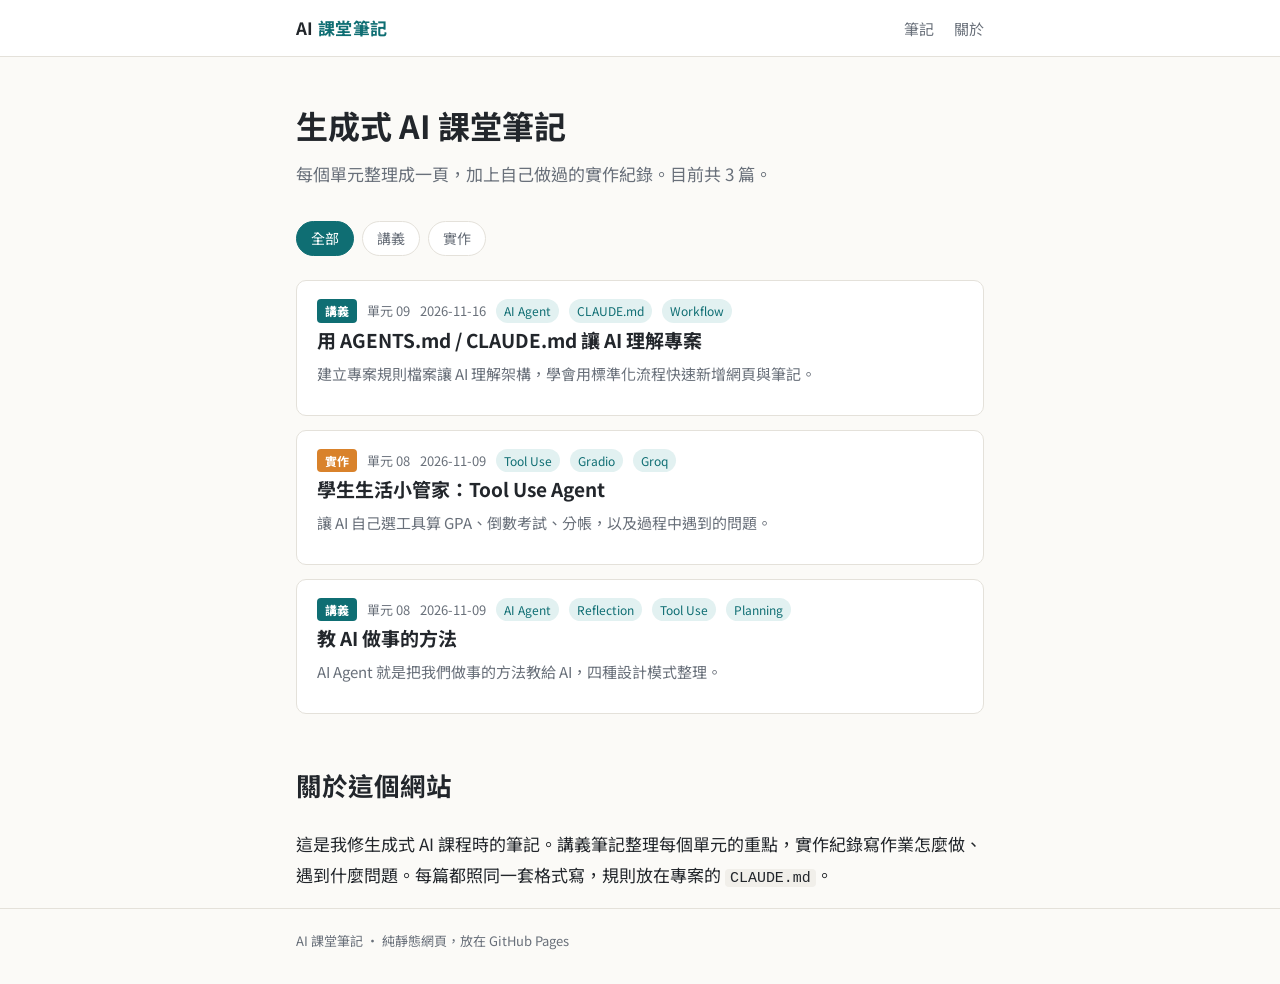
<file: index.html>
<!doctype html>
<html lang="zh-Hant">
<head>
  <meta charset="utf-8">
  <meta name="viewport" content="width=device-width, initial-scale=1">
  <title>AI 課堂筆記</title>
  <meta name="description" content="生成式 AI 課程的單元筆記與實作紀錄">
  <link rel="preconnect" href="https://fonts.googleapis.com">
  <link rel="preconnect" href="https://fonts.gstatic.com" crossorigin>
  <link href="https://fonts.googleapis.com/css2?family=Noto+Sans+TC:wght@400;700&display=swap" rel="stylesheet">
  <link rel="stylesheet" href="assets/style.css">
</head>
<body data-page="index">
  <header class="site-header">
    <div class="wrap">
      <a class="site-title" href="index.html">AI <span>課堂筆記</span></a>
      <nav class="site-nav">
        <a href="index.html">筆記</a>
        <a href="#about">關於</a>
      </nav>
    </div>
  </header>

  <main class="wrap">
    <section class="hero">
      <h1>生成式 AI 課堂筆記</h1>
      <p>每個單元整理成一頁，加上自己做過的實作紀錄。目前共 <span id="note-count">0</span> 篇。</p>
    </section>

    <div class="filters" id="filters"></div>
    <ul class="note-list" id="note-list"></ul>

    <section id="about">
      <h2>關於這個網站</h2>
      <p>這是我修生成式 AI 課程時的筆記。講義筆記整理每個單元的重點，實作紀錄寫作業怎麼做、遇到什麼問題。每篇都照同一套格式寫，規則放在專案的 <code>CLAUDE.md</code>。</p>
    </section>
  </main>

  <footer class="site-footer">
    <div class="wrap">AI 課堂筆記 · 純靜態網頁，放在 GitHub Pages</div>
  </footer>

  <script src="assets/notes.js"></script>
</body>
</html>
</file>
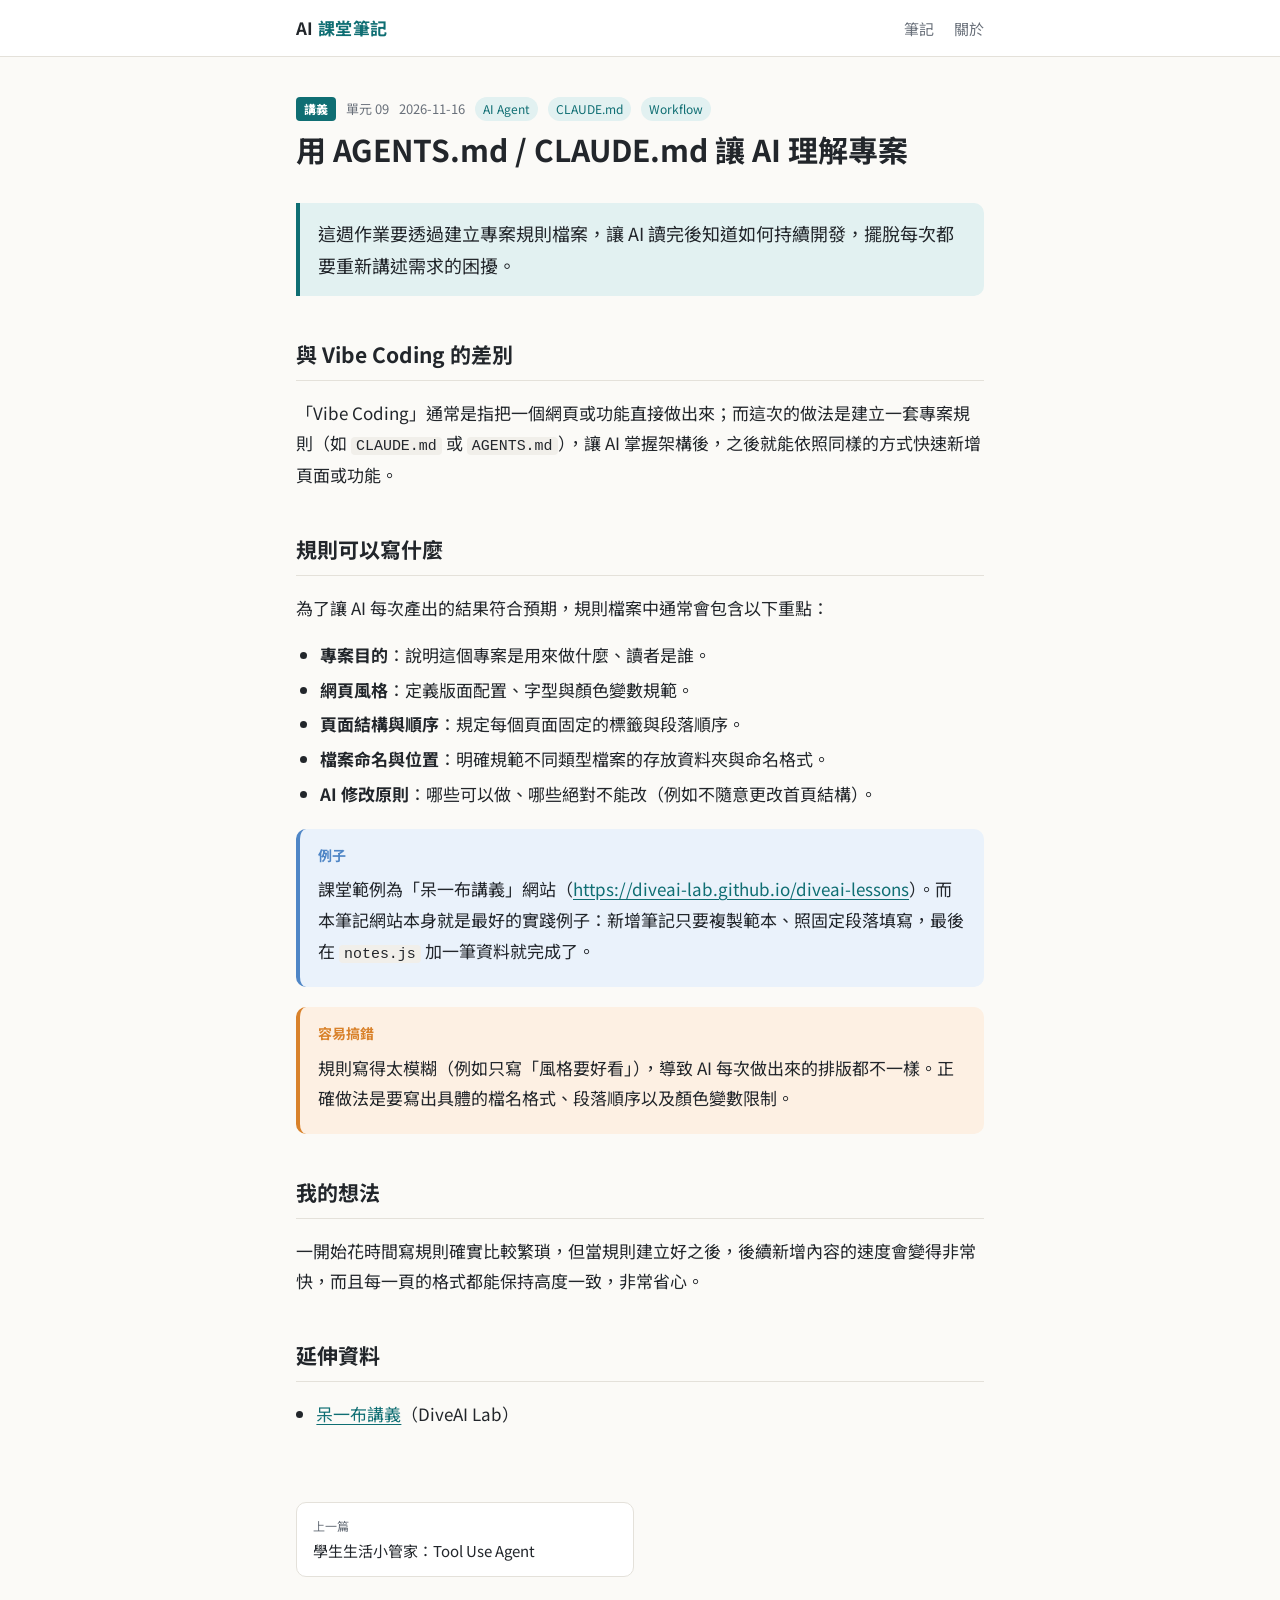
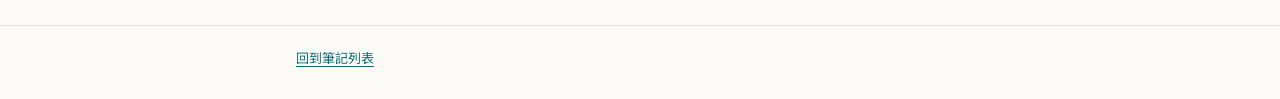
<file: unit09-ai-project-rules.html>
<!doctype html>
<html lang="zh-Hant">
<head>
  <meta charset="utf-8">
  <meta name="viewport" content="width=device-width, initial-scale=1">
  <title>用 AGENTS.md / CLAUDE.md 讓 AI 理解專案｜AI 課堂筆記</title>
  <link rel="preconnect" href="https://fonts.googleapis.com">
  <link rel="preconnect" href="https://fonts.gstatic.com" crossorigin>
  <link href="https://fonts.googleapis.com/css2?family=Noto+Sans+TC:wght@400;700&display=swap" rel="stylesheet">
  <link rel="stylesheet" href="../assets/style.css">
</head>
<body data-id="unit09-ai-project-rules">
  <header class="site-header">
    <div class="wrap">
      <a class="site-title" href="../index.html">AI <span>課堂筆記</span></a>
      <nav class="site-nav">
        <a href="../index.html">筆記</a>
        <a href="../index.html#about">關於</a>
      </nav>
    </div>
  </header>

  <main class="wrap">
    <div class="note-head">
      <div class="meta" id="note-meta"></div>
      <h1>用 AGENTS.md / CLAUDE.md 讓 AI 理解專案</h1>
    </div>

    <article>
      <p class="tldr">這週作業要透過建立專案規則檔案，讓 AI 讀完後知道如何持續開發，擺脫每次都要重新講述需求的困擾。</p>

      <h2>與 Vibe Coding 的差別</h2>
      <p>「Vibe Coding」通常是指把一個網頁或功能直接做出來；而這次的做法是建立一套專案規則（如 <code>CLAUDE.md</code> 或 <code>AGENTS.md</code>），讓 AI 掌握架構後，之後就能依照同樣的方式快速新增頁面或功能。</p>

      <h2>規則可以寫什麼</h2>
      <p>為了讓 AI 每次產出的結果符合預期，規則檔案中通常會包含以下重點：</p>
      <ul>
        <li><strong>專案目的</strong>：說明這個專案是用來做什麼、讀者是誰。</li>
        <li><strong>網頁風格</strong>：定義版面配置、字型與顏色變數規範。</li>
        <li><strong>頁面結構與順序</strong>：規定每個頁面固定的標籤與段落順序。</li>
        <li><strong>檔案命名與位置</strong>：明確規範不同類型檔案的存放資料夾與命名格式。</li>
        <li><strong>AI 修改原則</strong>：哪些可以做、哪些絕對不能改（例如不隨意更改首頁結構）。</li>
      </ul>

      <div class="example">
        <strong>例子</strong>
        <p>課堂範例為「呆一布講義」網站（<a href="https://diveai-lab.github.io/diveai-lessons" target="_blank" rel="noopener">https://diveai-lab.github.io/diveai-lessons</a>）。而本筆記網站本身就是最好的實踐例子：新增筆記只要複製範本、照固定段落填寫，最後在 <code>notes.js</code> 加一筆資料就完成了。</p>
      </div>

      <div class="pitfall">
        <strong>容易搞錯</strong>
        <p>規則寫得太模糊（例如只寫「風格要好看」），導致 AI 每次做出來的排版都不一樣。正確做法是要寫出具體的檔名格式、段落順序以及顏色變數限制。</p>
      </div>

      <h2>我的想法</h2>
      <p>一開始花時間寫規則確實比較繁瑣，但當規則建立好之後，後續新增內容的速度會變得非常快，而且每一頁的格式都能保持高度一致，非常省心。</p>

      <h2>延伸資料</h2>
      <ul class="refs">
        <li><a href="https://diveai-lab.github.io/diveai-lessons" target="_blank" rel="noopener">呆一布講義</a>（DiveAI Lab）</li>
      </ul>
    </article>

    <nav class="pager" id="pager"></nav>
  </main>

  <footer class="site-footer">
    <div class="wrap"><a href="../index.html">回到筆記列表</a></div>
  </footer>

  <script src="../assets/notes.js"></script>
</body>
</html>
</file>
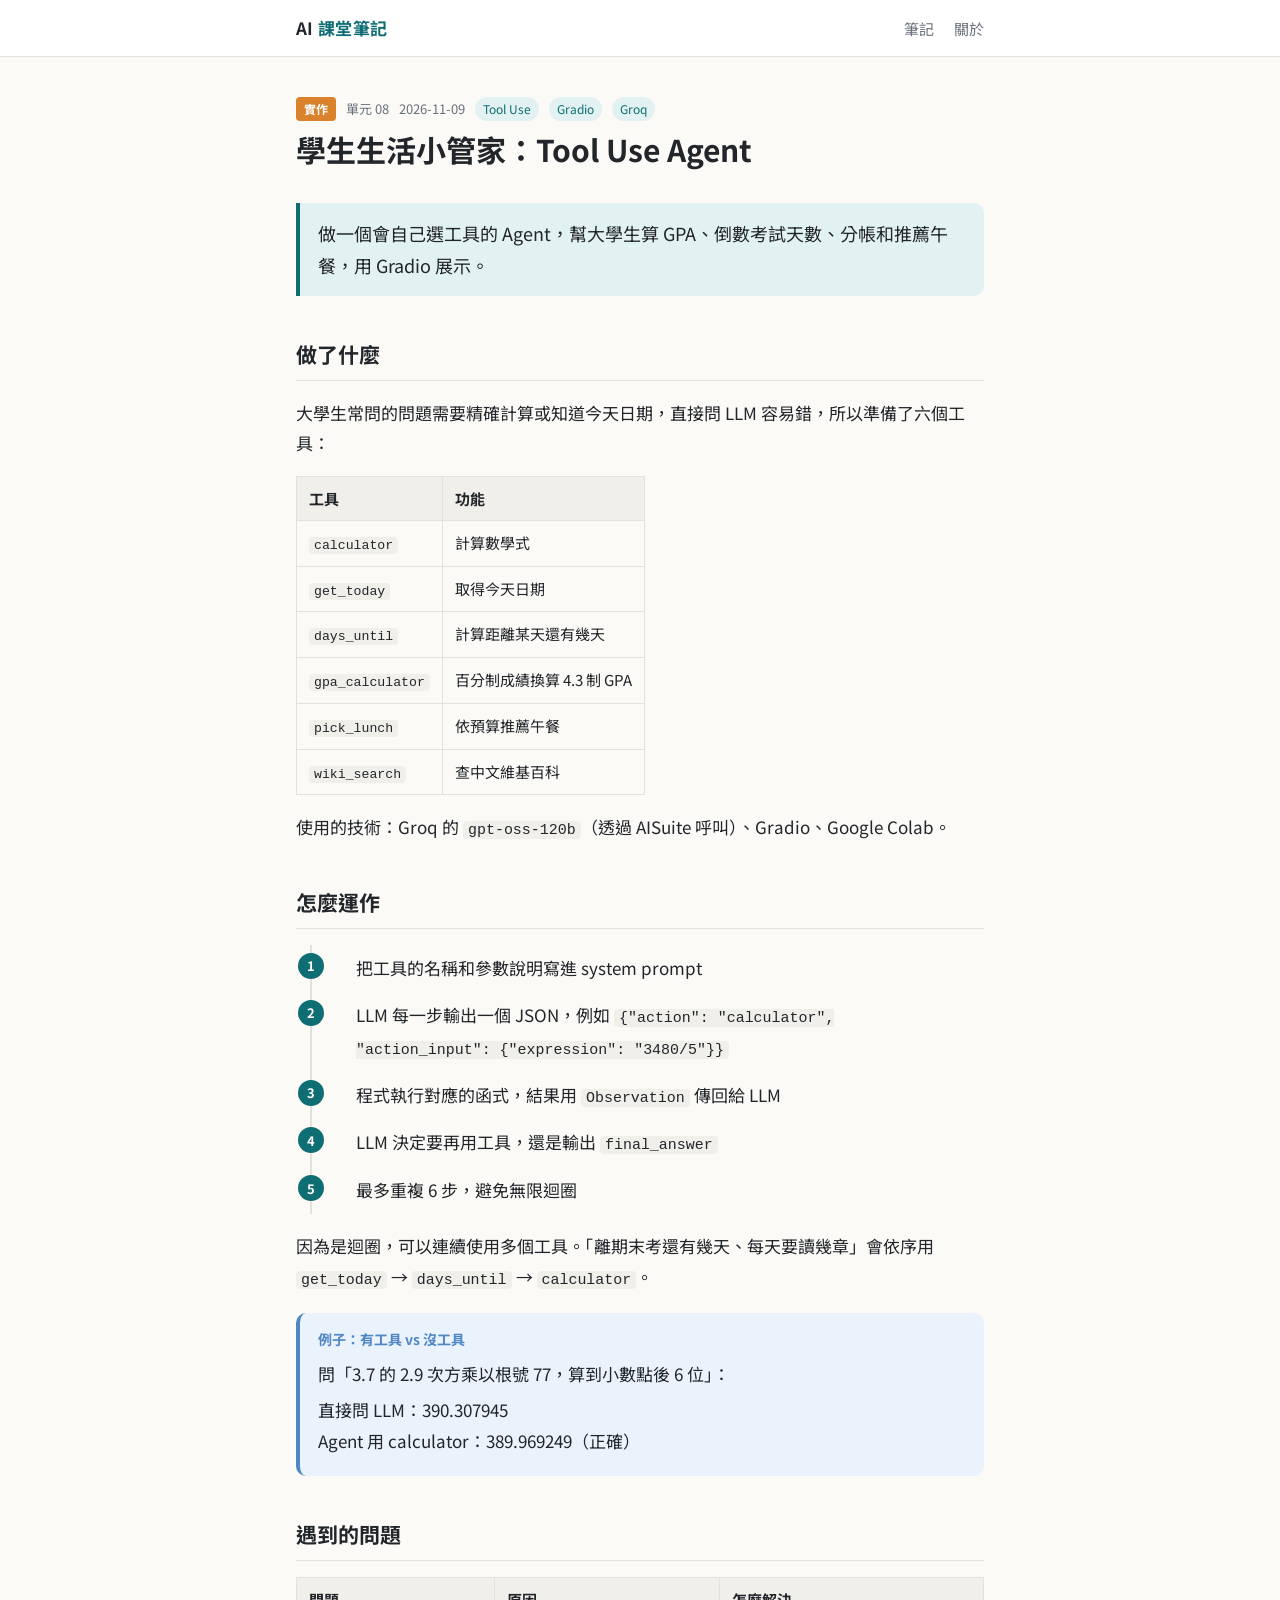
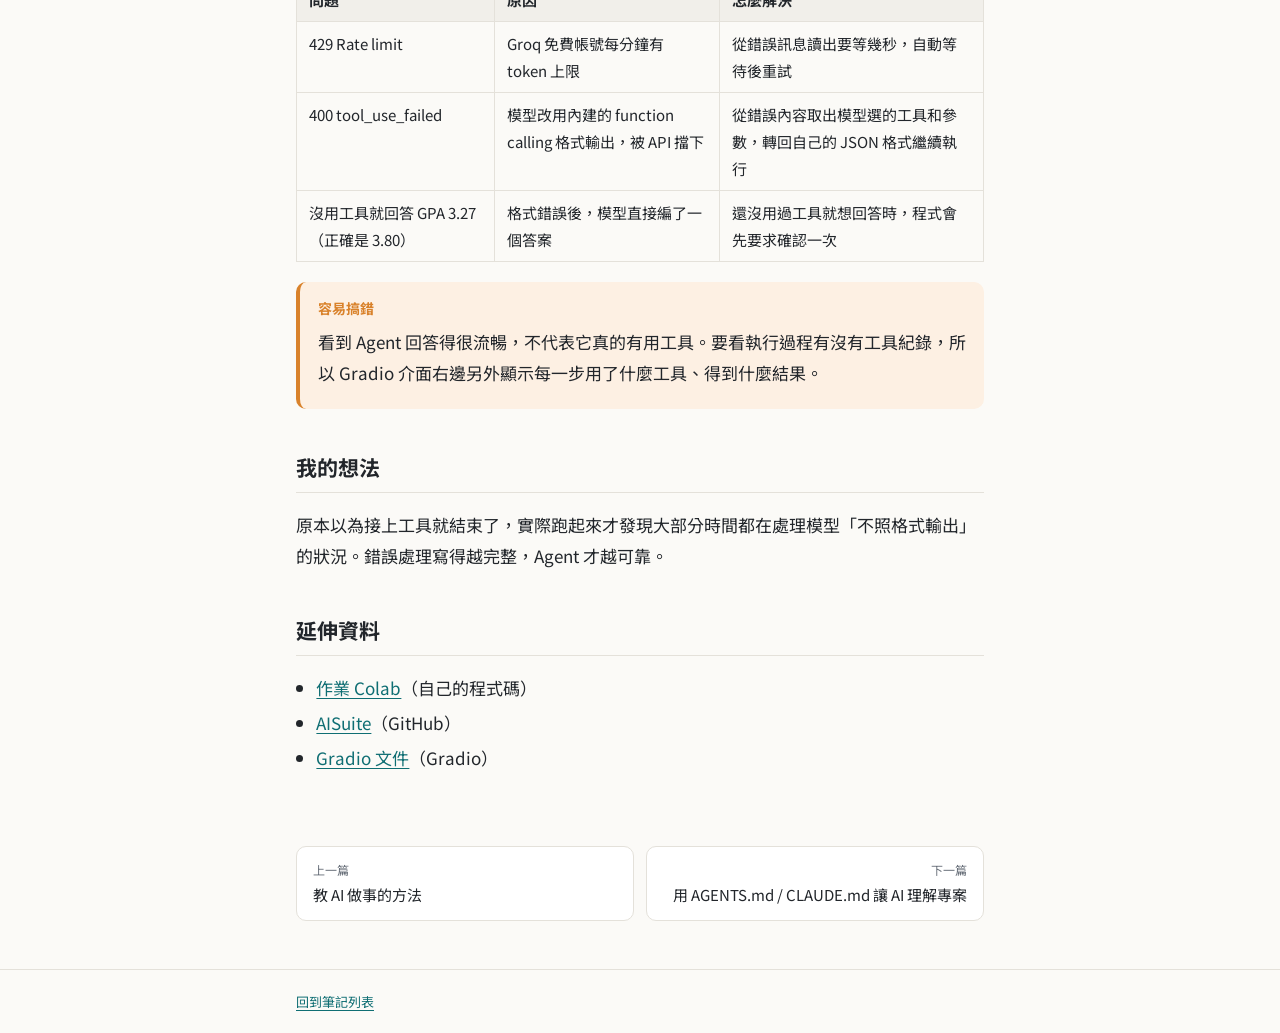
<file: notes/lab-tool-use-agent.html>
<!doctype html>
<html lang="zh-Hant">
<head>
  <meta charset="utf-8">
  <meta name="viewport" content="width=device-width, initial-scale=1">
  <title>學生生活小管家：Tool Use Agent｜AI 課堂筆記</title>
  <link rel="preconnect" href="https://fonts.googleapis.com">
  <link rel="preconnect" href="https://fonts.gstatic.com" crossorigin>
  <link href="https://fonts.googleapis.com/css2?family=Noto+Sans+TC:wght@400;700&display=swap" rel="stylesheet">
  <link rel="stylesheet" href="../assets/style.css">
</head>
<body data-id="lab-tool-use-agent">
  <header class="site-header">
    <div class="wrap">
      <a class="site-title" href="../index.html">AI <span>課堂筆記</span></a>
      <nav class="site-nav">
        <a href="../index.html">筆記</a>
        <a href="../index.html#about">關於</a>
      </nav>
    </div>
  </header>

  <main class="wrap">
    <div class="note-head">
      <div class="meta" id="note-meta"></div>
      <h1>學生生活小管家：Tool Use Agent</h1>
    </div>

    <article>
      <p class="tldr">做一個會自己選工具的 Agent，幫大學生算 GPA、倒數考試天數、分帳和推薦午餐，用 Gradio 展示。</p>

      <h2>做了什麼</h2>
      <p>大學生常問的問題需要精確計算或知道今天日期，直接問 LLM 容易錯，所以準備了六個工具：</p>
      <table>
        <thead><tr><th>工具</th><th>功能</th></tr></thead>
        <tbody>
          <tr><td><code>calculator</code></td><td>計算數學式</td></tr>
          <tr><td><code>get_today</code></td><td>取得今天日期</td></tr>
          <tr><td><code>days_until</code></td><td>計算距離某天還有幾天</td></tr>
          <tr><td><code>gpa_calculator</code></td><td>百分制成績換算 4.3 制 GPA</td></tr>
          <tr><td><code>pick_lunch</code></td><td>依預算推薦午餐</td></tr>
          <tr><td><code>wiki_search</code></td><td>查中文維基百科</td></tr>
        </tbody>
      </table>
      <p>使用的技術：Groq 的 <code>gpt-oss-120b</code>（透過 AISuite 呼叫）、Gradio、Google Colab。</p>

      <h2>怎麼運作</h2>
      <ol class="flow">
        <li>把工具的名稱和參數說明寫進 system prompt</li>
        <li>LLM 每一步輸出一個 JSON，例如 <code>{"action": "calculator", "action_input": {"expression": "3480/5"}}</code></li>
        <li>程式執行對應的函式，結果用 <code>Observation</code> 傳回給 LLM</li>
        <li>LLM 決定要再用工具，還是輸出 <code>final_answer</code></li>
        <li>最多重複 6 步，避免無限迴圈</li>
      </ol>
      <p>因為是迴圈，可以連續使用多個工具。「離期末考還有幾天、每天要讀幾章」會依序用 <code>get_today</code> → <code>days_until</code> → <code>calculator</code>。</p>

      <div class="example">
        <strong>例子：有工具 vs 沒工具</strong>
        <p>問「3.7 的 2.9 次方乘以根號 77，算到小數點後 6 位」：</p>
        <p>直接問 LLM：390.307945<br>Agent 用 calculator：389.969249（正確）</p>
      </div>

      <h2>遇到的問題</h2>
      <table>
        <thead><tr><th>問題</th><th>原因</th><th>怎麼解決</th></tr></thead>
        <tbody>
          <tr><td>429 Rate limit</td><td>Groq 免費帳號每分鐘有 token 上限</td><td>從錯誤訊息讀出要等幾秒，自動等待後重試</td></tr>
          <tr><td>400 tool_use_failed</td><td>模型改用內建的 function calling 格式輸出，被 API 擋下</td><td>從錯誤內容取出模型選的工具和參數，轉回自己的 JSON 格式繼續執行</td></tr>
          <tr><td>沒用工具就回答 GPA 3.27（正確是 3.80）</td><td>格式錯誤後，模型直接編了一個答案</td><td>還沒用過工具就想回答時，程式會先要求確認一次</td></tr>
        </tbody>
      </table>

      <div class="pitfall">
        <strong>容易搞錯</strong>
        <p>看到 Agent 回答得很流暢，不代表它真的有用工具。要看執行過程有沒有工具紀錄，所以 Gradio 介面右邊另外顯示每一步用了什麼工具、得到什麼結果。</p>
      </div>

      <h2>我的想法</h2>
      <p>原本以為接上工具就結束了，實際跑起來才發現大部分時間都在處理模型「不照格式輸出」的狀況。錯誤處理寫得越完整，Agent 才越可靠。</p>

      <h2>延伸資料</h2>
      <ul class="refs">
        <li><a href="https://colab.research.google.com/drive/1WnRegZcO5sMCeVNxz6d9GDtEbt31Fn1n?usp=sharing">作業 Colab</a>（自己的程式碼）</li>
        <li><a href="https://github.com/andrewyng/aisuite">AISuite</a>（GitHub）</li>
        <li><a href="https://www.gradio.app/docs">Gradio 文件</a>（Gradio）</li>
      </ul>
    </article>

    <nav class="pager" id="pager"></nav>
  </main>

  <footer class="site-footer">
    <div class="wrap"><a href="../index.html">回到筆記列表</a></div>
  </footer>

  <script src="../assets/notes.js"></script>
</body>
</html>
</file>
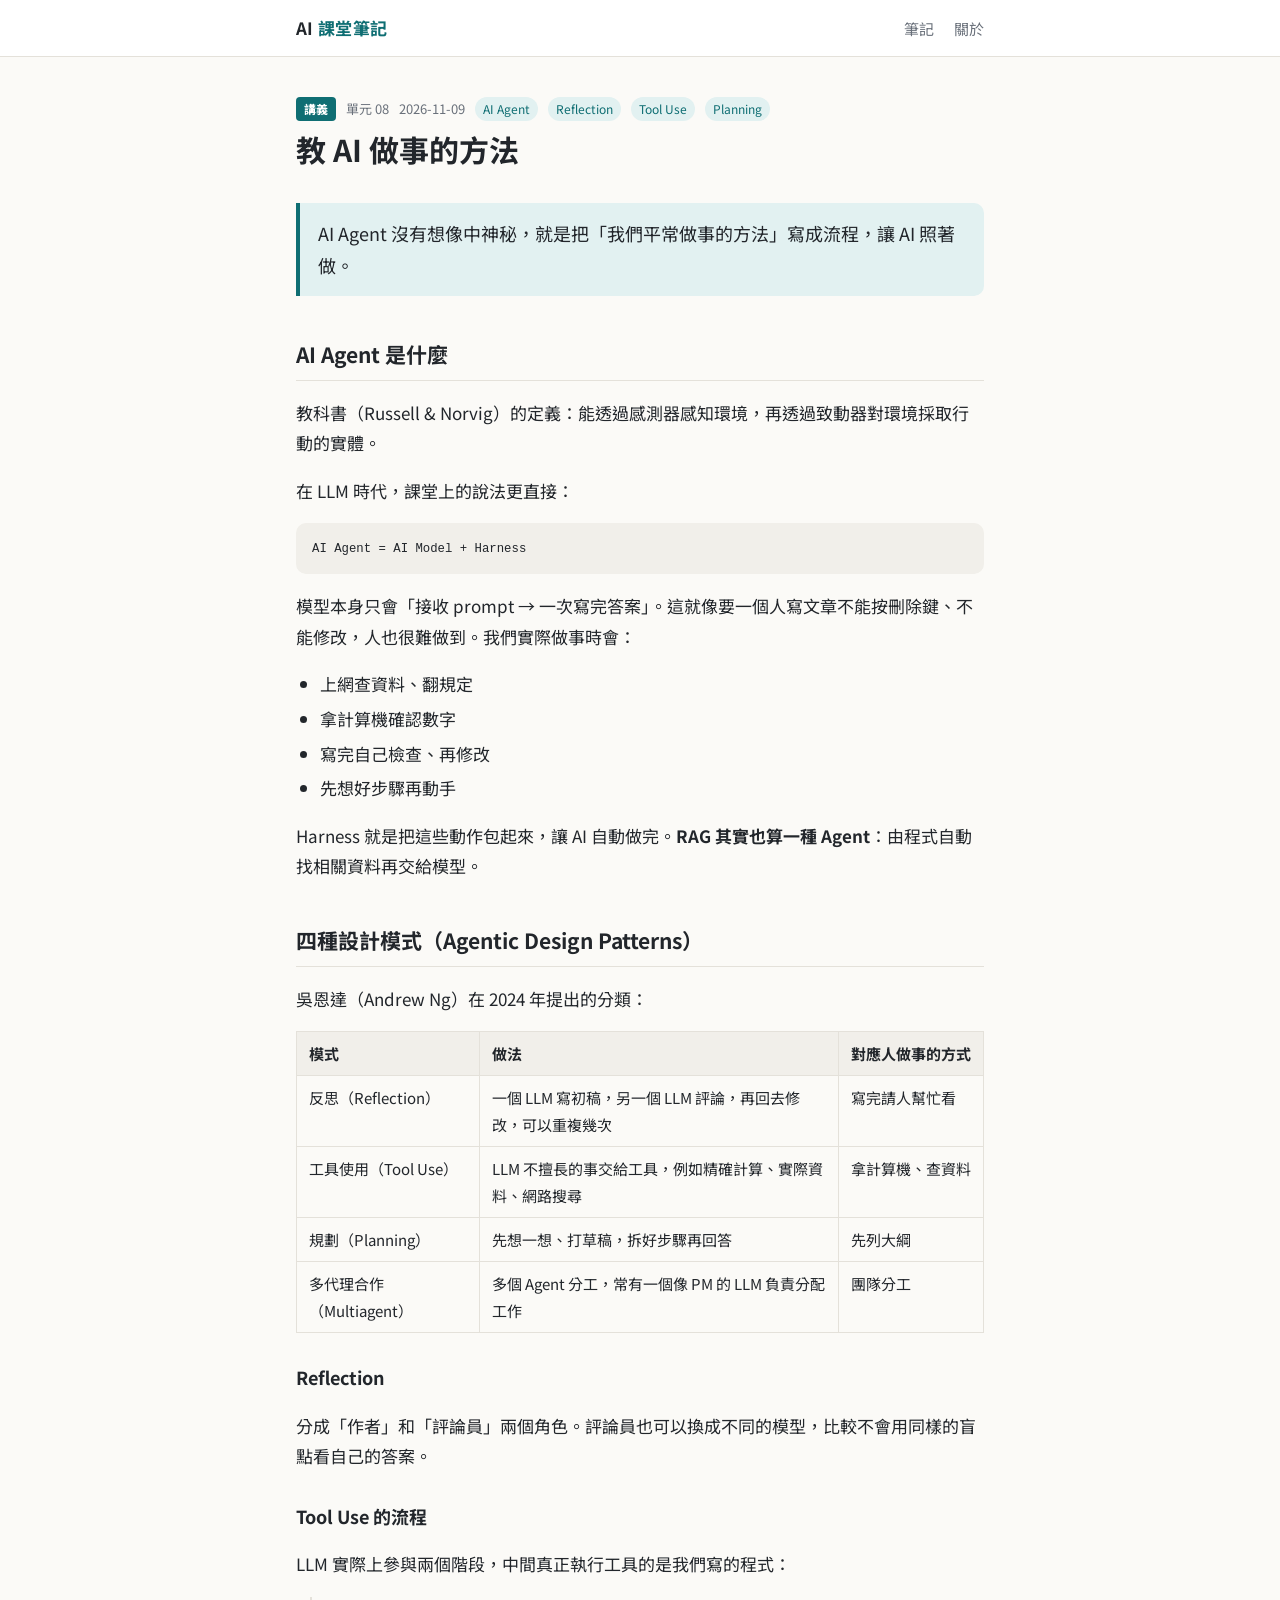
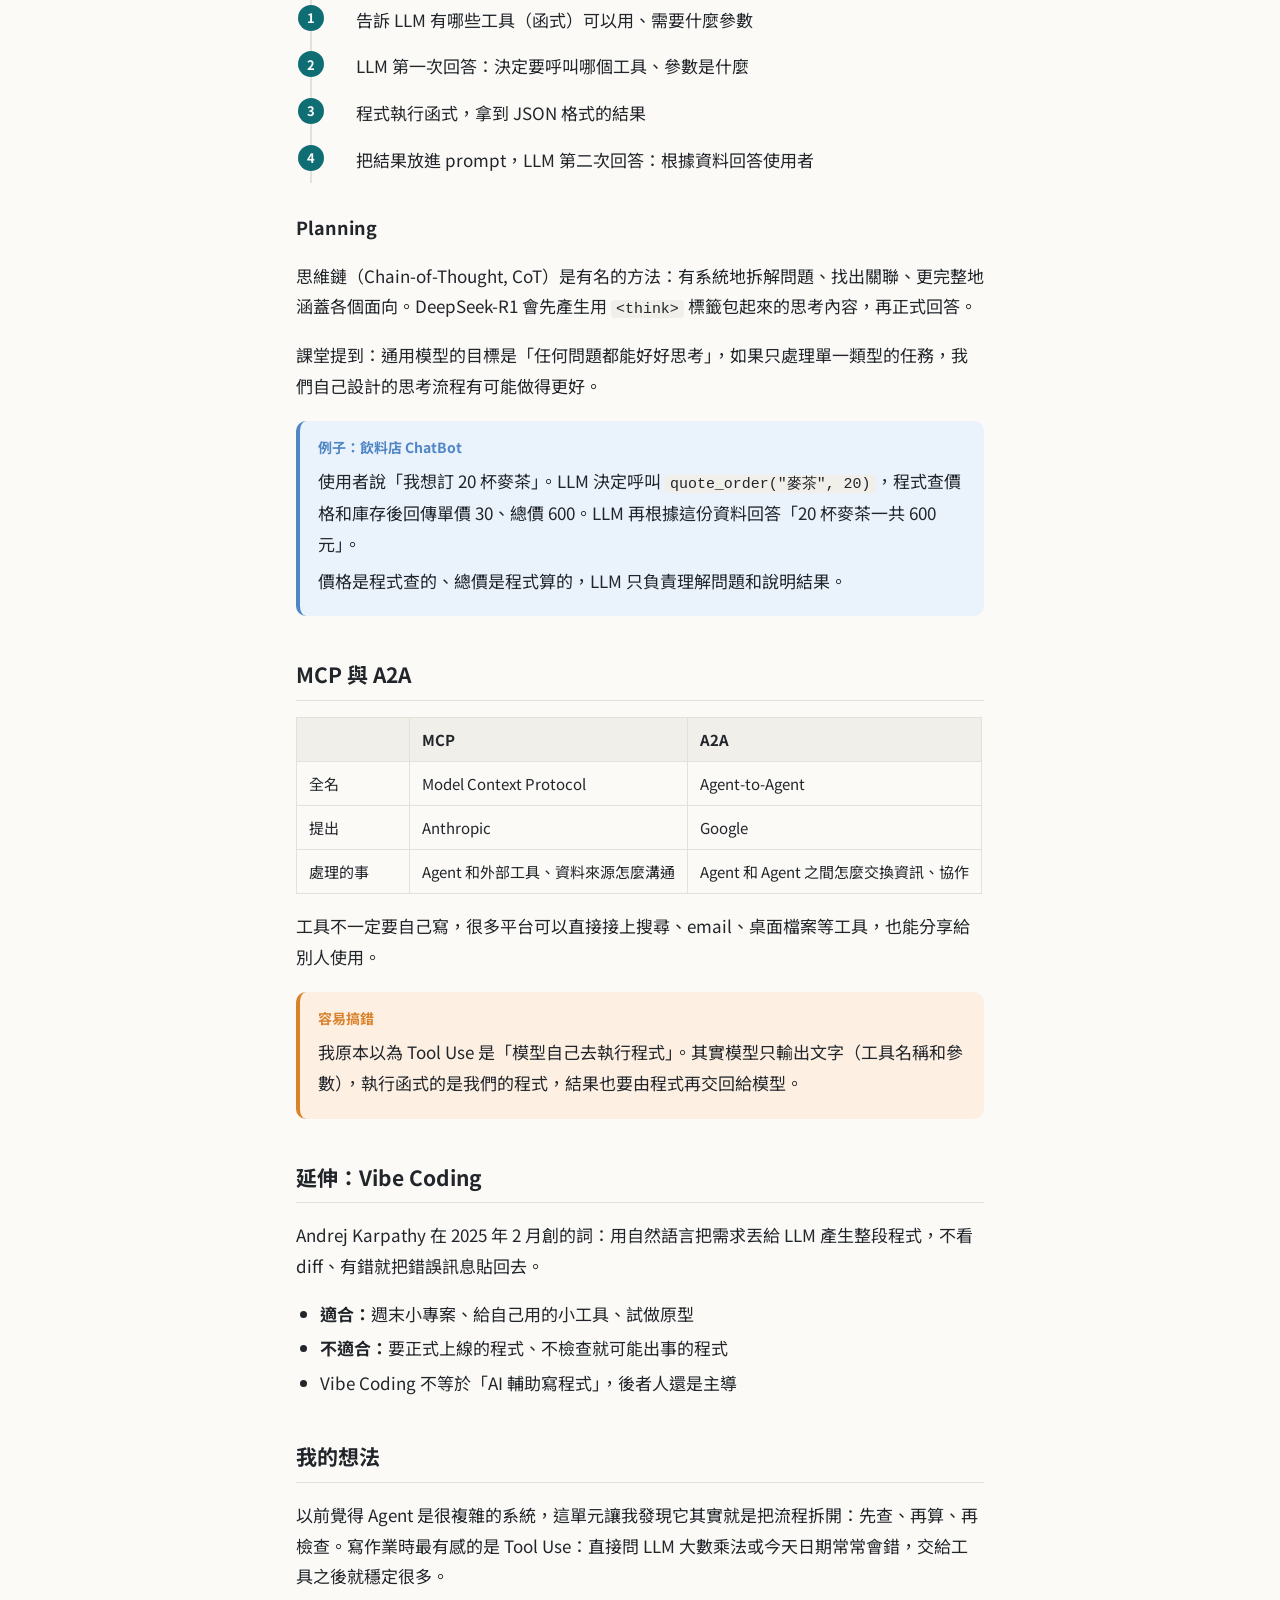
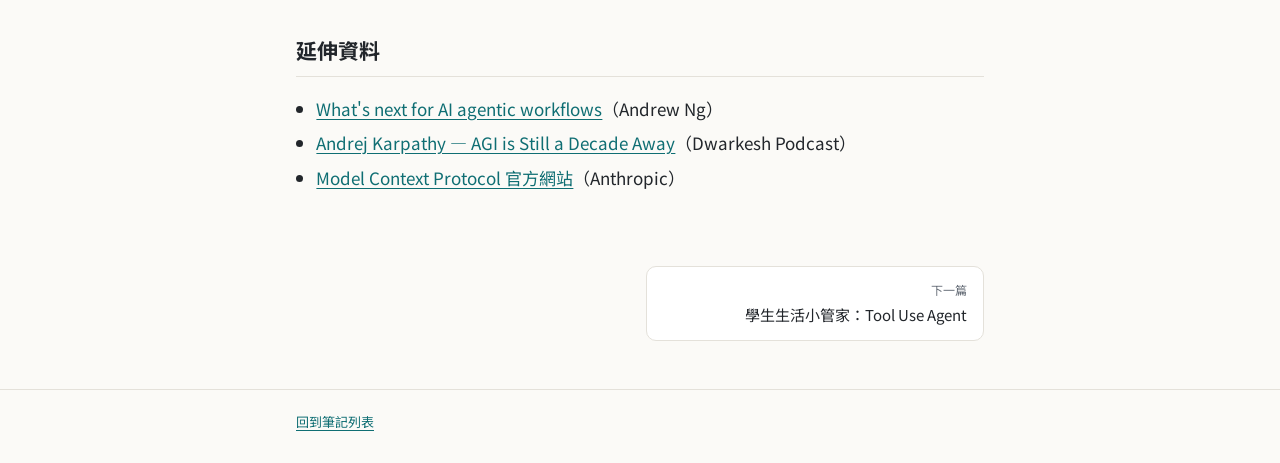
<file: notes/unit08-agent-patterns.html>
<!doctype html>
<html lang="zh-Hant">
<head>
  <meta charset="utf-8">
  <meta name="viewport" content="width=device-width, initial-scale=1">
  <title>教 AI 做事的方法｜AI 課堂筆記</title>
  <link rel="preconnect" href="https://fonts.googleapis.com">
  <link rel="preconnect" href="https://fonts.gstatic.com" crossorigin>
  <link href="https://fonts.googleapis.com/css2?family=Noto+Sans+TC:wght@400;700&display=swap" rel="stylesheet">
  <link rel="stylesheet" href="../assets/style.css">
</head>
<body data-id="unit08-agent-patterns">
  <header class="site-header">
    <div class="wrap">
      <a class="site-title" href="../index.html">AI <span>課堂筆記</span></a>
      <nav class="site-nav">
        <a href="../index.html">筆記</a>
        <a href="../index.html#about">關於</a>
      </nav>
    </div>
  </header>

  <main class="wrap">
    <div class="note-head">
      <div class="meta" id="note-meta"></div>
      <h1>教 AI 做事的方法</h1>
    </div>

    <article>
      <p class="tldr">AI Agent 沒有想像中神秘，就是把「我們平常做事的方法」寫成流程，讓 AI 照著做。</p>

      <h2>AI Agent 是什麼</h2>
      <p>教科書（Russell &amp; Norvig）的定義：能透過感測器感知環境，再透過致動器對環境採取行動的實體。</p>
      <p>在 LLM 時代，課堂上的說法更直接：</p>
      <pre><code>AI Agent = AI Model + Harness</code></pre>
      <p>模型本身只會「接收 prompt → 一次寫完答案」。這就像要一個人寫文章不能按刪除鍵、不能修改，人也很難做到。我們實際做事時會：</p>
      <ul>
        <li>上網查資料、翻規定</li>
        <li>拿計算機確認數字</li>
        <li>寫完自己檢查、再修改</li>
        <li>先想好步驟再動手</li>
      </ul>
      <p>Harness 就是把這些動作包起來，讓 AI 自動做完。<strong>RAG 其實也算一種 Agent</strong>：由程式自動找相關資料再交給模型。</p>

      <h2>四種設計模式（Agentic Design Patterns）</h2>
      <p>吳恩達（Andrew Ng）在 2024 年提出的分類：</p>
      <table>
        <thead><tr><th>模式</th><th>做法</th><th>對應人做事的方式</th></tr></thead>
        <tbody>
          <tr><td>反思（Reflection）</td><td>一個 LLM 寫初稿，另一個 LLM 評論，再回去修改，可以重複幾次</td><td>寫完請人幫忙看</td></tr>
          <tr><td>工具使用（Tool Use）</td><td>LLM 不擅長的事交給工具，例如精確計算、實際資料、網路搜尋</td><td>拿計算機、查資料</td></tr>
          <tr><td>規劃（Planning）</td><td>先想一想、打草稿，拆好步驟再回答</td><td>先列大綱</td></tr>
          <tr><td>多代理合作（Multiagent）</td><td>多個 Agent 分工，常有一個像 PM 的 LLM 負責分配工作</td><td>團隊分工</td></tr>
        </tbody>
      </table>

      <h3>Reflection</h3>
      <p>分成「作者」和「評論員」兩個角色。評論員也可以換成不同的模型，比較不會用同樣的盲點看自己的答案。</p>

      <h3>Tool Use 的流程</h3>
      <p>LLM 實際上參與兩個階段，中間真正執行工具的是我們寫的程式：</p>
      <ol class="flow">
        <li>告訴 LLM 有哪些工具（函式）可以用、需要什麼參數</li>
        <li>LLM 第一次回答：決定要呼叫哪個工具、參數是什麼</li>
        <li>程式執行函式，拿到 JSON 格式的結果</li>
        <li>把結果放進 prompt，LLM 第二次回答：根據資料回答使用者</li>
      </ol>

      <h3>Planning</h3>
      <p>思維鏈（Chain-of-Thought, CoT）是有名的方法：有系統地拆解問題、找出關聯、更完整地涵蓋各個面向。DeepSeek-R1 會先產生用 <code>&lt;think&gt;</code> 標籤包起來的思考內容，再正式回答。</p>
      <p>課堂提到：通用模型的目標是「任何問題都能好好思考」，如果只處理單一類型的任務，我們自己設計的思考流程有可能做得更好。</p>

      <div class="example">
        <strong>例子：飲料店 ChatBot</strong>
        <p>使用者說「我想訂 20 杯麥茶」。LLM 決定呼叫 <code>quote_order("麥茶", 20)</code>，程式查價格和庫存後回傳單價 30、總價 600。LLM 再根據這份資料回答「20 杯麥茶一共 600 元」。</p>
        <p>價格是程式查的、總價是程式算的，LLM 只負責理解問題和說明結果。</p>
      </div>

      <h2>MCP 與 A2A</h2>
      <table>
        <thead><tr><th></th><th>MCP</th><th>A2A</th></tr></thead>
        <tbody>
          <tr><td>全名</td><td>Model Context Protocol</td><td>Agent-to-Agent</td></tr>
          <tr><td>提出</td><td>Anthropic</td><td>Google</td></tr>
          <tr><td>處理的事</td><td>Agent 和外部工具、資料來源怎麼溝通</td><td>Agent 和 Agent 之間怎麼交換資訊、協作</td></tr>
        </tbody>
      </table>
      <p>工具不一定要自己寫，很多平台可以直接接上搜尋、email、桌面檔案等工具，也能分享給別人使用。</p>

      <div class="pitfall">
        <strong>容易搞錯</strong>
        <p>我原本以為 Tool Use 是「模型自己去執行程式」。其實模型只輸出文字（工具名稱和參數），執行函式的是我們的程式，結果也要由程式再交回給模型。</p>
      </div>

      <h2>延伸：Vibe Coding</h2>
      <p>Andrej Karpathy 在 2025 年 2 月創的詞：用自然語言把需求丟給 LLM 產生整段程式，不看 diff、有錯就把錯誤訊息貼回去。</p>
      <ul>
        <li><strong>適合：</strong>週末小專案、給自己用的小工具、試做原型</li>
        <li><strong>不適合：</strong>要正式上線的程式、不檢查就可能出事的程式</li>
        <li>Vibe Coding 不等於「AI 輔助寫程式」，後者人還是主導</li>
      </ul>

      <h2>我的想法</h2>
      <p>以前覺得 Agent 是很複雜的系統，這單元讓我發現它其實就是把流程拆開：先查、再算、再檢查。寫作業時最有感的是 Tool Use：直接問 LLM 大數乘法或今天日期常常會錯，交給工具之後就穩定很多。</p>

      <h2>延伸資料</h2>
      <ul class="refs">
        <li><a href="https://youtu.be/sal78ACtGTc">What's next for AI agentic workflows</a>（Andrew Ng）</li>
        <li><a href="https://www.dwarkesh.com/p/andrej-karpathy">Andrej Karpathy — AGI is Still a Decade Away</a>（Dwarkesh Podcast）</li>
        <li><a href="https://modelcontextprotocol.io">Model Context Protocol 官方網站</a>（Anthropic）</li>
      </ul>
    </article>

    <nav class="pager" id="pager"></nav>
  </main>

  <footer class="site-footer">
    <div class="wrap"><a href="../index.html">回到筆記列表</a></div>
  </footer>

  <script src="../assets/notes.js"></script>
</body>
</html>
</file>
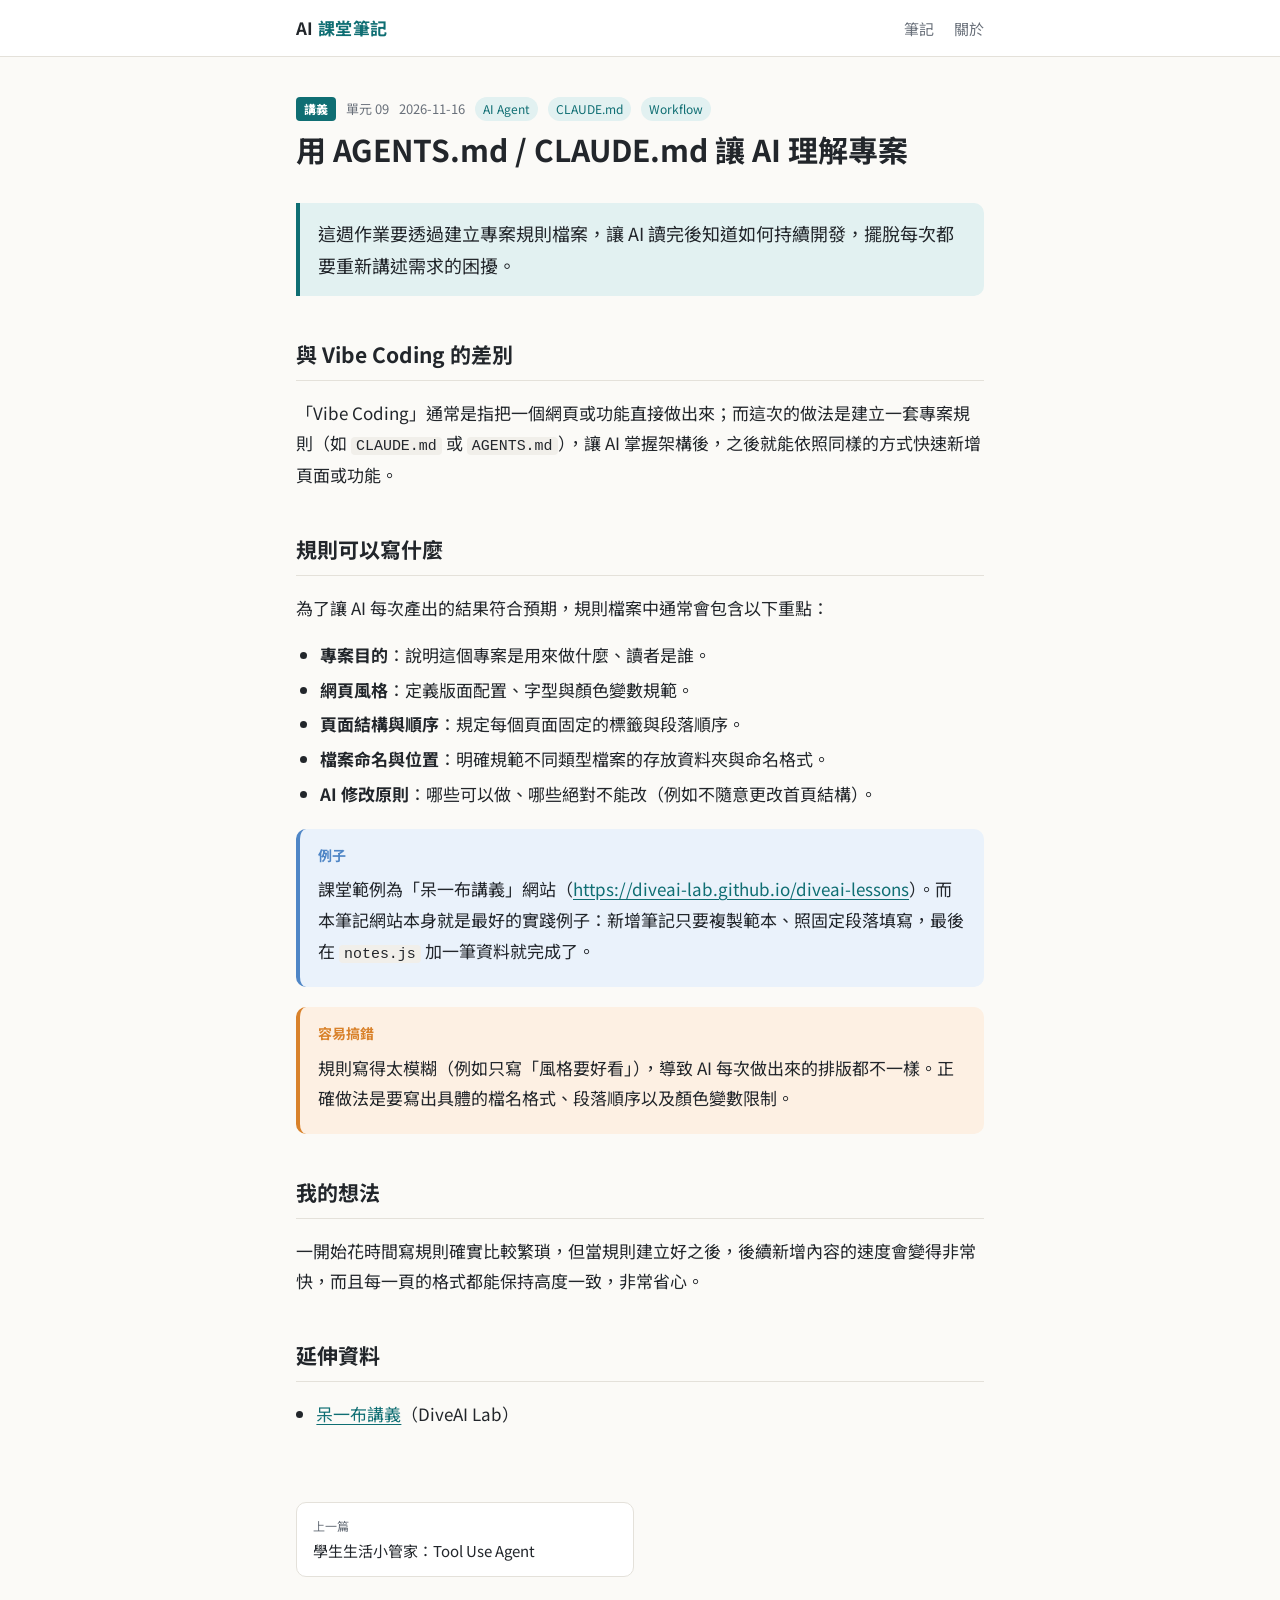
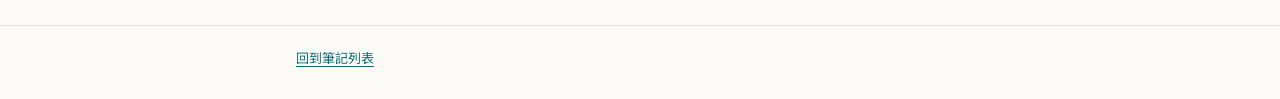
<file: notes/unit09-ai-project-rules.html>
<!doctype html>
<html lang="zh-Hant">
<head>
  <meta charset="utf-8">
  <meta name="viewport" content="width=device-width, initial-scale=1">
  <title>用 AGENTS.md / CLAUDE.md 讓 AI 理解專案｜AI 課堂筆記</title>
  <link rel="preconnect" href="https://fonts.googleapis.com">
  <link rel="preconnect" href="https://fonts.gstatic.com" crossorigin>
  <link href="https://fonts.googleapis.com/css2?family=Noto+Sans+TC:wght@400;700&display=swap" rel="stylesheet">
  <link rel="stylesheet" href="../assets/style.css">
</head>
<body data-id="unit09-ai-project-rules">
  <header class="site-header">
    <div class="wrap">
      <a class="site-title" href="../index.html">AI <span>課堂筆記</span></a>
      <nav class="site-nav">
        <a href="../index.html">筆記</a>
        <a href="../index.html#about">關於</a>
      </nav>
    </div>
  </header>

  <main class="wrap">
    <div class="note-head">
      <div class="meta" id="note-meta"></div>
      <h1>用 AGENTS.md / CLAUDE.md 讓 AI 理解專案</h1>
    </div>

    <article>
      <p class="tldr">這週作業要透過建立專案規則檔案，讓 AI 讀完後知道如何持續開發，擺脫每次都要重新講述需求的困擾。</p>

      <h2>與 Vibe Coding 的差別</h2>
      <p>「Vibe Coding」通常是指把一個網頁或功能直接做出來；而這次的做法是建立一套專案規則（如 <code>CLAUDE.md</code> 或 <code>AGENTS.md</code>），讓 AI 掌握架構後，之後就能依照同樣的方式快速新增頁面或功能。</p>

      <h2>規則可以寫什麼</h2>
      <p>為了讓 AI 每次產出的結果符合預期，規則檔案中通常會包含以下重點：</p>
      <ul>
        <li><strong>專案目的</strong>：說明這個專案是用來做什麼、讀者是誰。</li>
        <li><strong>網頁風格</strong>：定義版面配置、字型與顏色變數規範。</li>
        <li><strong>頁面結構與順序</strong>：規定每個頁面固定的標籤與段落順序。</li>
        <li><strong>檔案命名與位置</strong>：明確規範不同類型檔案的存放資料夾與命名格式。</li>
        <li><strong>AI 修改原則</strong>：哪些可以做、哪些絕對不能改（例如不隨意更改首頁結構）。</li>
      </ul>

      <div class="example">
        <strong>例子</strong>
        <p>課堂範例為「呆一布講義」網站（<a href="https://diveai-lab.github.io/diveai-lessons" target="_blank" rel="noopener">https://diveai-lab.github.io/diveai-lessons</a>）。而本筆記網站本身就是最好的實踐例子：新增筆記只要複製範本、照固定段落填寫，最後在 <code>notes.js</code> 加一筆資料就完成了。</p>
      </div>

      <div class="pitfall">
        <strong>容易搞錯</strong>
        <p>規則寫得太模糊（例如只寫「風格要好看」），導致 AI 每次做出來的排版都不一樣。正確做法是要寫出具體的檔名格式、段落順序以及顏色變數限制。</p>
      </div>

      <h2>我的想法</h2>
      <p>一開始花時間寫規則確實比較繁瑣，但當規則建立好之後，後續新增內容的速度會變得非常快，而且每一頁的格式都能保持高度一致，非常省心。</p>

      <h2>延伸資料</h2>
      <ul class="refs">
        <li><a href="https://diveai-lab.github.io/diveai-lessons" target="_blank" rel="noopener">呆一布講義</a>（DiveAI Lab）</li>
      </ul>
    </article>

    <nav class="pager" id="pager"></nav>
  </main>

  <footer class="site-footer">
    <div class="wrap"><a href="../index.html">回到筆記列表</a></div>
  </footer>

  <script src="../assets/notes.js"></script>
</body>
</html>
</file>
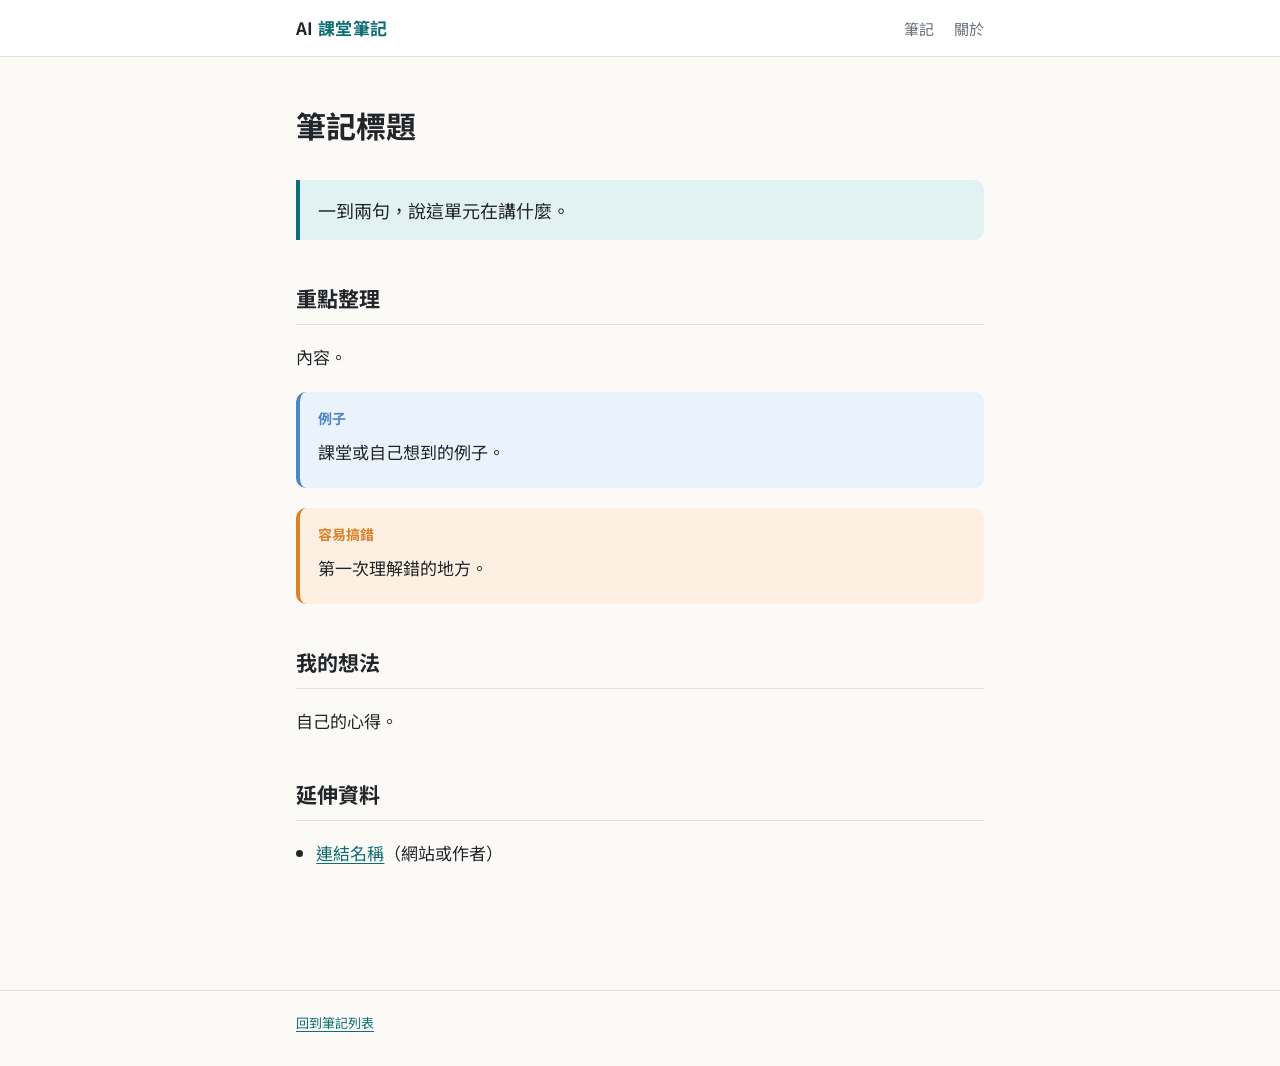
<file: templates/note.html>
<!doctype html>
<html lang="zh-Hant">
<head>
  <meta charset="utf-8">
  <meta name="viewport" content="width=device-width, initial-scale=1">
  <title>筆記標題｜AI 課堂筆記</title>
  <link rel="preconnect" href="https://fonts.googleapis.com">
  <link rel="preconnect" href="https://fonts.gstatic.com" crossorigin>
  <link href="https://fonts.googleapis.com/css2?family=Noto+Sans+TC:wght@400;700&display=swap" rel="stylesheet">
  <link rel="stylesheet" href="../assets/style.css">
</head>
<!-- 1. 把 data-id 改成檔名（不含 .html），並在 assets/notes.js 加一筆資料 -->
<body data-id="unitXX-topic">
  <header class="site-header">
    <div class="wrap">
      <a class="site-title" href="../index.html">AI <span>課堂筆記</span></a>
      <nav class="site-nav">
        <a href="../index.html">筆記</a>
        <a href="../index.html#about">關於</a>
      </nav>
    </div>
  </header>

  <main class="wrap">
    <div class="note-head">
      <div class="meta" id="note-meta"></div>
      <h1>筆記標題</h1>
    </div>

    <article>
      <!-- 2. 一句話重點 -->
      <p class="tldr">一到兩句，說這單元在講什麼。</p>

      <!-- 3. 重點整理：可以有多個 h2 -->
      <h2>重點整理</h2>
      <p>內容。</p>

      <!-- 4. 例子 -->
      <div class="example">
        <strong>例子</strong>
        <p>課堂或自己想到的例子。</p>
      </div>

      <!-- 5. 容易搞錯的地方 -->
      <div class="pitfall">
        <strong>容易搞錯</strong>
        <p>第一次理解錯的地方。</p>
      </div>

      <!-- 6. 我的想法 -->
      <h2>我的想法</h2>
      <p>自己的心得。</p>

      <!-- 7. 延伸資料 -->
      <h2>延伸資料</h2>
      <ul class="refs">
        <li><a href="https://example.com">連結名稱</a>（網站或作者）</li>
      </ul>
    </article>

    <nav class="pager" id="pager"></nav>
  </main>

  <footer class="site-footer">
    <div class="wrap"><a href="../index.html">回到筆記列表</a></div>
  </footer>

  <script src="../assets/notes.js"></script>
</body>
</html>
</file>
<file: assets/style.css>
:root {
  --bg: #fbfaf7;
  --surface: #ffffff;
  --text: #22262b;
  --muted: #69707a;
  --line: #e4e1da;
  --accent: #0f6e73;
  --accent-soft: #e2f1f1;
  --example-bg: #eaf2fb;
  --example-line: #4f86c6;
  --pitfall-bg: #fdf0e3;
  --pitfall-line: #d9822b;
  --code-bg: #f1efea;
  --radius: 10px;
}

@media (prefers-color-scheme: dark) {
  :root {
    --bg: #16191c;
    --surface: #1e2226;
    --text: #e6e3dd;
    --muted: #9aa1a9;
    --line: #2f343a;
    --accent: #5cc3c7;
    --accent-soft: #1d3436;
    --example-bg: #1b2734;
    --example-line: #6fa3dc;
    --pitfall-bg: #33261a;
    --pitfall-line: #e09a52;
    --code-bg: #262a2f;
  }
}

* { box-sizing: border-box; }

html { -webkit-text-size-adjust: 100%; }

body {
  margin: 0;
  background: var(--bg);
  color: var(--text);
  font-family: "Noto Sans TC", system-ui, -apple-system, "Microsoft JhengHei", sans-serif;
  font-size: 17px;
  line-height: 1.8;
}

a { color: var(--accent); text-underline-offset: 3px; }

.wrap {
  max-width: 720px;
  margin: 0 auto;
  padding: 0 16px;
}

/* 頁首 */
.site-header {
  border-bottom: 1px solid var(--line);
  background: var(--surface);
}
.site-header .wrap {
  display: flex;
  align-items: center;
  justify-content: space-between;
  gap: 12px;
  height: 56px;
}
.site-title {
  font-weight: 700;
  color: var(--text);
  text-decoration: none;
  letter-spacing: .02em;
}
.site-title span { color: var(--accent); }
.site-nav a {
  color: var(--muted);
  text-decoration: none;
  font-size: 15px;
  margin-left: 16px;
}
.site-nav a:hover { color: var(--accent); }

/* 首頁 */
.hero { padding: 48px 0 24px; }
.hero h1 { font-size: 32px; line-height: 1.3; margin: 0 0 12px; }
.hero p { color: var(--muted); margin: 0; }

.filters { display: flex; flex-wrap: wrap; gap: 8px; margin: 8px 0 24px; }
.filters button {
  font: inherit;
  font-size: 14px;
  padding: 4px 14px;
  border: 1px solid var(--line);
  border-radius: 999px;
  background: var(--surface);
  color: var(--muted);
  cursor: pointer;
}
.filters button[aria-pressed="true"] {
  background: var(--accent);
  border-color: var(--accent);
  color: var(--surface);
}

.note-list { list-style: none; padding: 0; margin: 0 0 48px; display: grid; gap: 14px; }
.card {
  display: block;
  padding: 18px 20px;
  background: var(--surface);
  border: 1px solid var(--line);
  border-radius: var(--radius);
  color: inherit;
  text-decoration: none;
  transition: border-color .15s, transform .15s;
}
.card:hover { border-color: var(--accent); transform: translateY(-1px); }
.card h2 { font-size: 19px; margin: 4px 0 6px; line-height: 1.4; }
.card p { margin: 0 0 10px; color: var(--muted); font-size: 15px; }

.meta { display: flex; flex-wrap: wrap; align-items: center; gap: 6px 10px; font-size: 13px; color: var(--muted); }
.badge {
  font-size: 12px;
  font-weight: 700;
  padding: 1px 8px;
  border-radius: 4px;
  background: var(--accent);
  color: var(--surface);
}
.badge.lab { background: var(--pitfall-line); }
.tag {
  font-size: 12px;
  padding: 1px 8px;
  border-radius: 999px;
  background: var(--accent-soft);
  color: var(--accent);
}

/* 筆記頁 */
.note-head { padding: 40px 0 8px; }
.note-head h1 { font-size: 30px; line-height: 1.35; margin: 8px 0 10px; }

article { padding-bottom: 24px; }
article h2 {
  font-size: 21px;
  margin: 40px 0 12px;
  padding-bottom: 6px;
  border-bottom: 1px solid var(--line);
}
article h3 { font-size: 18px; margin: 28px 0 8px; }
article ul, article ol { padding-left: 1.4em; }
article li { margin: 4px 0; }

.tldr {
  font-size: 18px;
  padding: 14px 18px;
  margin: 16px 0 8px;
  border-left: 4px solid var(--accent);
  background: var(--accent-soft);
  border-radius: 0 var(--radius) var(--radius) 0;
}

.example, .pitfall {
  padding: 14px 18px;
  margin: 20px 0;
  border-radius: var(--radius);
  border-left: 4px solid;
}
.example { background: var(--example-bg); border-color: var(--example-line); }
.pitfall { background: var(--pitfall-bg); border-color: var(--pitfall-line); }
.example > strong:first-child, .pitfall > strong:first-child {
  display: block;
  font-size: 14px;
  margin-bottom: 4px;
}
.example > strong:first-child { color: var(--example-line); }
.pitfall > strong:first-child { color: var(--pitfall-line); }
.example p, .pitfall p { margin: 6px 0; }

table {
  width: 100%;
  border-collapse: collapse;
  margin: 16px 0;
  font-size: 15px;
  display: block;
  overflow-x: auto;
}
th, td { border: 1px solid var(--line); padding: 8px 12px; text-align: left; vertical-align: top; }
th { background: var(--code-bg); white-space: nowrap; }
td { min-width: 7.5em; }

code {
  font-family: ui-monospace, "SFMono-Regular", Consolas, monospace;
  font-size: .88em;
  background: var(--code-bg);
  padding: 1px 5px;
  border-radius: 4px;
}
pre {
  background: var(--code-bg);
  padding: 14px 16px;
  border-radius: var(--radius);
  overflow-x: auto;
  font-size: 14px;
  line-height: 1.6;
}
pre code { background: none; padding: 0; }

.flow {
  list-style: none;
  padding: 0;
  margin: 16px 0;
  counter-reset: step;
}
.flow li {
  counter-increment: step;
  position: relative;
  padding: 8px 12px 8px 44px;
  margin: 0;
  border-left: 2px solid var(--line);
  margin-left: 14px;
}
.flow li::before {
  content: counter(step);
  position: absolute;
  left: -14px;
  top: 8px;
  width: 26px;
  height: 26px;
  border-radius: 50%;
  background: var(--accent);
  color: var(--surface);
  font-size: 13px;
  font-weight: 700;
  display: grid;
  place-items: center;
}

.refs { padding-left: 1.2em; }

.pager {
  display: grid;
  grid-template-columns: 1fr 1fr;
  gap: 12px;
  margin: 32px 0 48px;
}
.pager a {
  display: block;
  padding: 12px 16px;
  border: 1px solid var(--line);
  border-radius: var(--radius);
  background: var(--surface);
  text-decoration: none;
  color: var(--text);
  font-size: 15px;
}
.pager a:hover { border-color: var(--accent); }
.pager small { display: block; color: var(--muted); font-size: 12px; }
.pager .next { text-align: right; grid-column: 2; }

.site-footer {
  border-top: 1px solid var(--line);
  padding: 20px 0 32px;
  color: var(--muted);
  font-size: 13px;
}

@media (max-width: 480px) {
  body { font-size: 16px; }
  .hero h1 { font-size: 26px; }
  .note-head h1 { font-size: 24px; }
  .site-nav a { margin-left: 12px; }
  .pager { grid-template-columns: 1fr; }
  .pager .next { grid-column: 1; }
}
</file>
